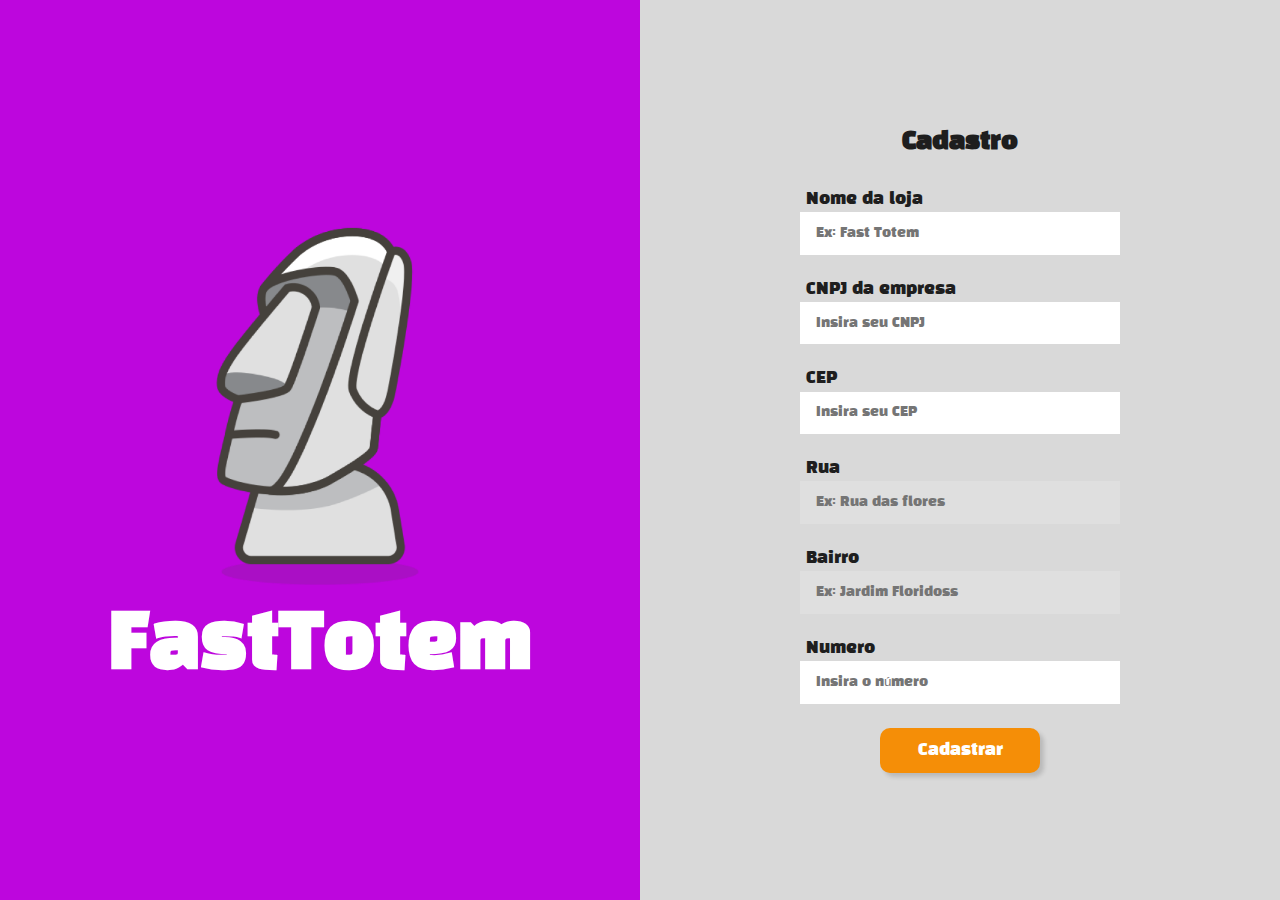
<file: Site/cadastro/index.html>
<!DOCTYPE html>
<html lang="en">
<head>
    <meta charset="UTF-8">
    <meta name="viewport" content="width=device-width, initial-scale=1.0">
    <link rel="stylesheet" href="../css/styles-forms.css">
    <link rel="stylesheet" href="./style.css">
    <script src="../js/cadastro.js" defer></script>
    <title>Fast Totem | Cadastro</title>
</head>
<body>
    <main>
        <section>
            <img src="../assets/FastToten - Logo.png" alt="Logo Fast Toten">
            <h1>FastTotem</h1>
        </section>
    
        <section>
            <h2>Cadastro</h2>
            
            <form>
                <label>Nome da loja</label>
                <input type="text" name="nomeEmpresa" placeholder="Ex: Fast Totem">
    
                <label>CNPJ da empresa</label>
                <input type="text" name="endereco" placeholder="Insira seu CNPJ">

                <label>CEP</label>
                <input type="text" name="cep" id="cepInput" placeholder="Insira seu CEP">
                <span id="alertCep">*O informado está incorreto</span>

                <label>Rua</label>
                <input disabled type="text" id="ruaInput" name="endereco" placeholder="Ex: Rua das flores">

                <label>Bairro</label>
                <input disabled type="text" id="bairroInput" name="endereco" placeholder="Ex: Jardim Floridoss">

                <label>Numero</label>
                <input type="number" name="endereco" placeholder="Insira o número">

                <button type="submit">Cadastrar</button>
            </form>
        </section>
    </main>
</body>
</html>
</file>
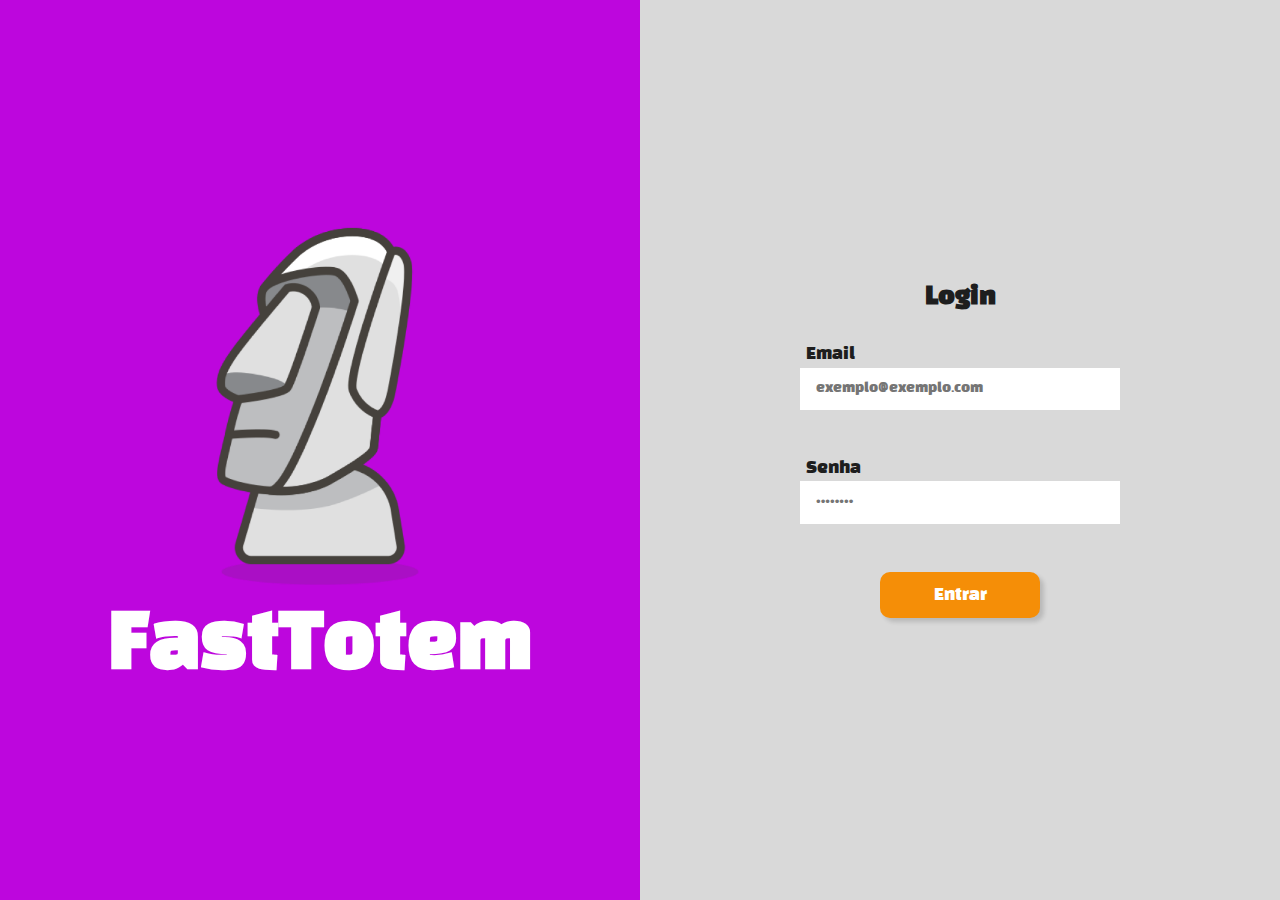
<file: Site/login/index.html>
<!DOCTYPE html>
<html lang="en">
<head>
    <meta charset="UTF-8">
    <meta name="viewport" content="width=device-width, initial-scale=1.0">
    <link rel="stylesheet" href="../css/styles-forms.css">
    <title>Fast Totem | Login</title>
</head>
<body>
    <main>
        <section>
            <img src="../assets/FastToten - Logo.png" alt="Logo Fast Toten">
            <h1>FastTotem</h1>
        </section>
    
        <section>
            <h2>Login</h2>
            
            <form>
                <label>Email</label>
                <input type="email" name="email" placeholder="exemplo@exemplo.com">
    
                <label>Senha</label>
                <input type="password" name="password" placeholder="••••••••">

                <button type="submit">Entrar</button>
            </form>
        </section>
    </main>
</body>
</html>
</file>
<file: Site/css/styles-forms.css>
@import url('https://fonts.googleapis.com/css2?family=Black+Han+Sans&display=swap');

* {
    padding: 0;
    margin: 0;
    box-sizing: border-box;
    font-family: 'Black Han Sans', sans-serif;
}

main {
    display: flex;
}

section {
    display: flex;
    justify-content: center;
    align-items: center;
    flex-direction: column;

    width: 50%;
    height: 100vh;
}

section:first-of-type {
    font-size: 2.3rem;
    color: #FFF;
    background: #BD06DD;
}

section:first-of-type img {
    width: 50%;
}

section:last-of-type {
    gap: 2rem;

    background-color: #D9D9D9;
    color: #1E1E1E;
}

section form {
    display: flex;
    flex-direction: column;

    width: 50%;
}

section form label {
    margin-left: .4rem;
}

section form input {
    margin-top: .2rem;
    margin-bottom: 3rem;
    padding: .8rem 1rem;

    outline: 0;

    width: 100%;
    border: 0;
}

form button {
    cursor: pointer;
    font-size: 1rem;
    color: #FFF;
    background: #F58E07;
    border: 0;
    border-radius: 10px;
    box-shadow: 4px 4px 4px #00000025;
    padding: .8rem 1rem;
    margin-inline: auto;
    width: 50%;
    transition: .5s;
}

form button:hover {
    transform: scale(1.05);
}
</file>
<file: Site/cadastro/style.css>
form input {
    margin-bottom: 1.5rem !important;
}

#alertCep {
    display: none;
    color: rgb(255, 54, 54);
    font-size: .8rem;

    margin-top: -1rem;
    margin-bottom: 1.5rem;
}
</file>
